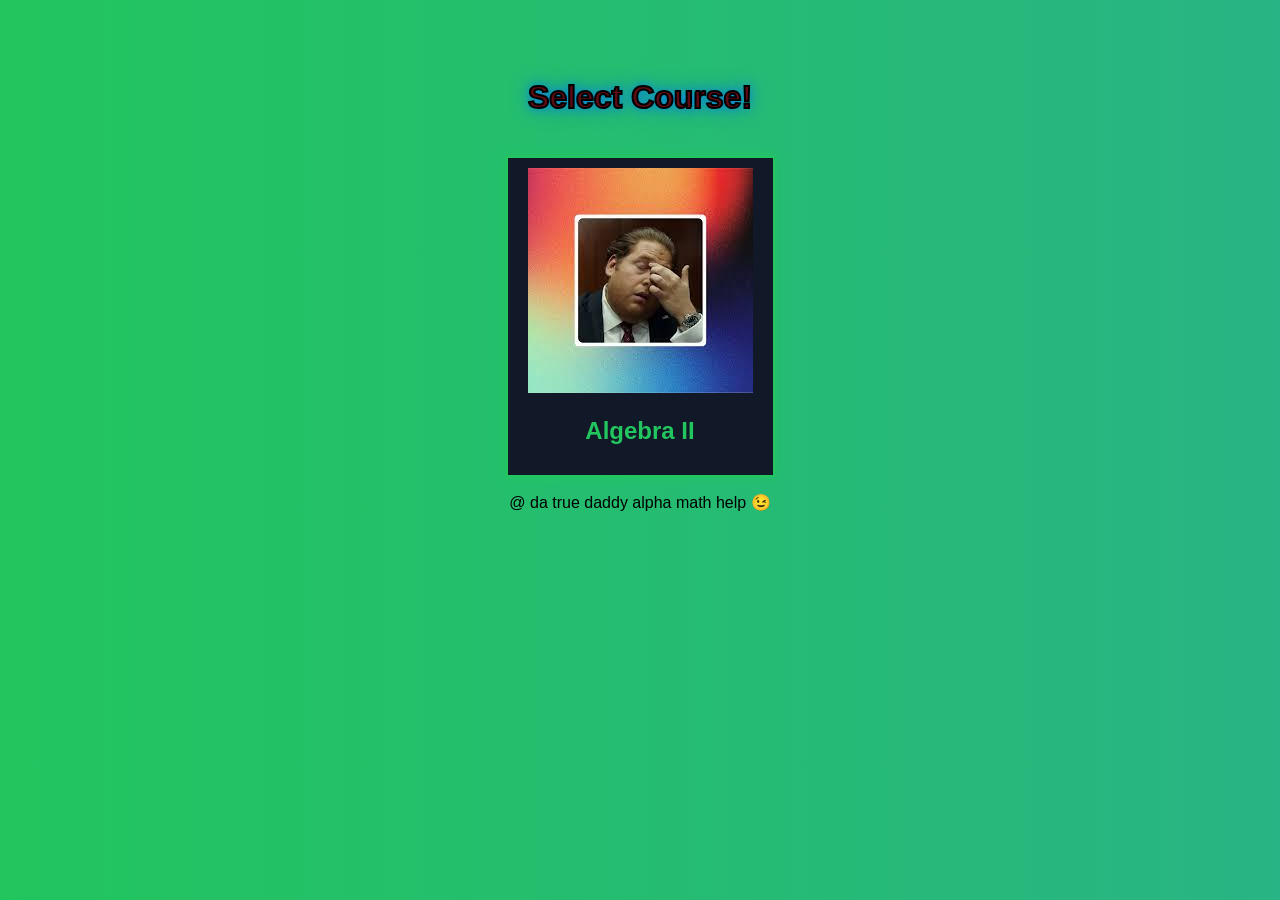
<file: index.html>
<!DOCTYPE html>

<html lang="en">

<head>
    <meta charset="UTF-8">
    <meta name="viewport" content="width=device-width, initial-scale=1.0">
    <title>Math Help</title>
    <link rel="stylesheet" href="style.css">
</head>

<body>
    <h1>Select Course!</h1>
    <br>

    <button id="clickMe">
        <img src="meme1.jpg">
        <br>
        <h2>Algebra II</h2>
    </button>

    <p>@ da true daddy alpha math help 😉</p>

    <script src="index.js"></script>
</body>

</html>
</file>
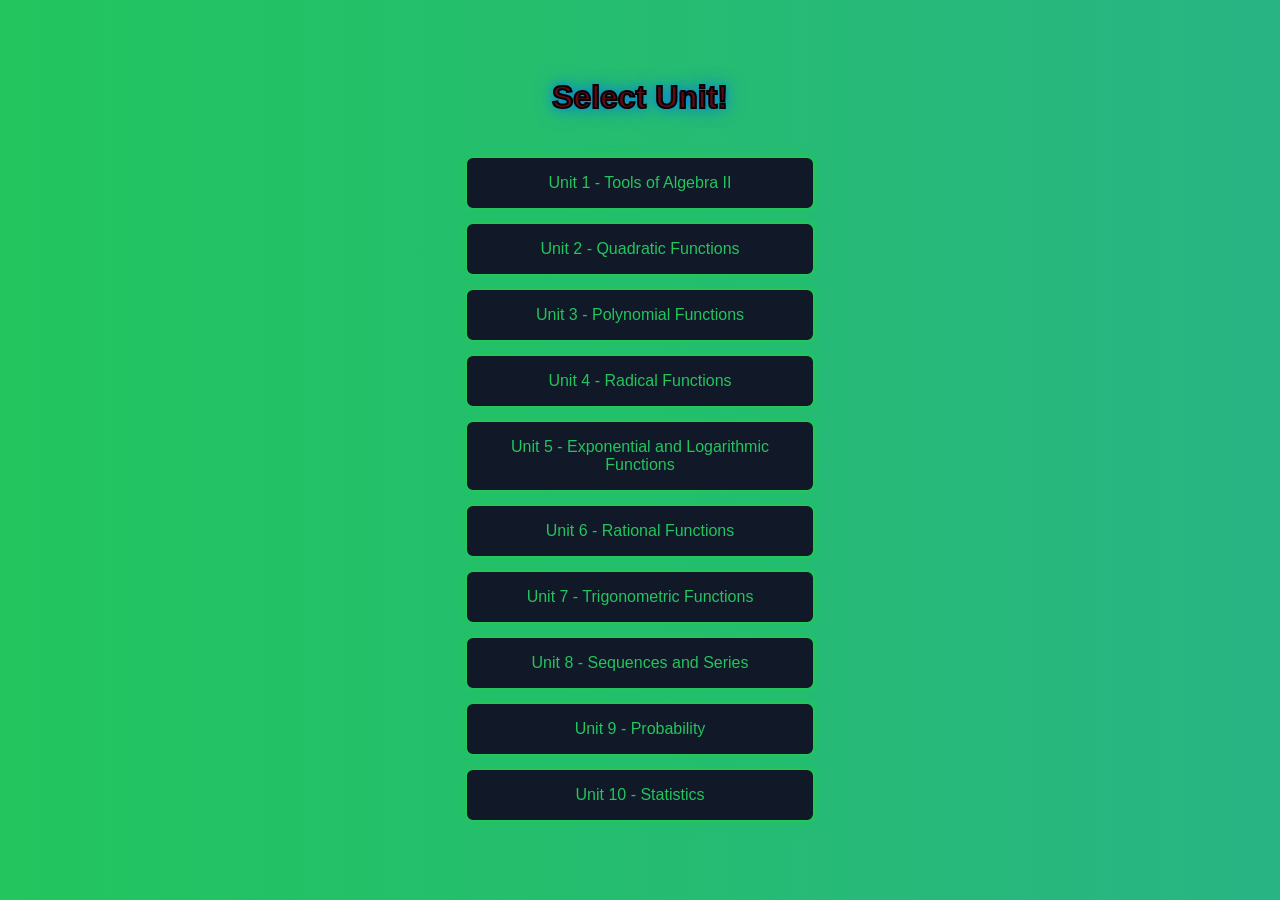
<file: algebraII.html>
<!DOCTYPE html>

<html lang="en">

<head>
    <meta charset = "UTF-8">
    <meta name = "viewport" content = "width=device-width, initial-scale=1.0">
    <title>Math Help</title>
    <link rel = "stylesheet" href = "style.css">
</head>


<body>
    <h1>Select Unit!</h1>
    <br>

    <div class="units">

        <button id ="unit1" class="unit-btn">
            Unit 1 - Tools of Algebra II
        </button>
        <script src="u1.js"></script>

        <button id ="unit2" class="unit-btn">
            Unit 2 - Quadratic Functions
        </button>
        <script src="u2.js"></script>

        <button id = "unit3" class="unit-btn">
            Unit 3 - Polynomial Functions
        </button>
        <script src="u3.js"></script>

        <button id ="unit4" class="unit-btn">
            Unit 4 - Radical Functions
        </button>
        <script src="u4.js"></script>

        <button id ="unit5" class="unit-btn">
            Unit 5 - Exponential and Logarithmic Functions
        </button>
        <script src="u5.js"></script>

        <button id ="unit6" class="unit-btn">
            Unit 6 - Rational Functions
        </button>
        <script src="u6.js"></script>

        <button id ="unit7" class="unit-btn">
            Unit 7 - Trigonometric Functions
        </button>
        <script src="u7.js"></script>

        <button id ="unit8" class="unit-btn">
            Unit 8 - Sequences and Series
        </button> 
        <script src="u8.js"></script>

        <button id ="unit9" class="unit-btn">
            Unit 9 - Probability
        </button>
        <script src="u9.js"></script>

        <button id ="unit10" class="unit-btn">
            Unit 10 - Statistics
        </button>
        <script src="u10.js"></script>
    </div>


</body>

</html>
</file>
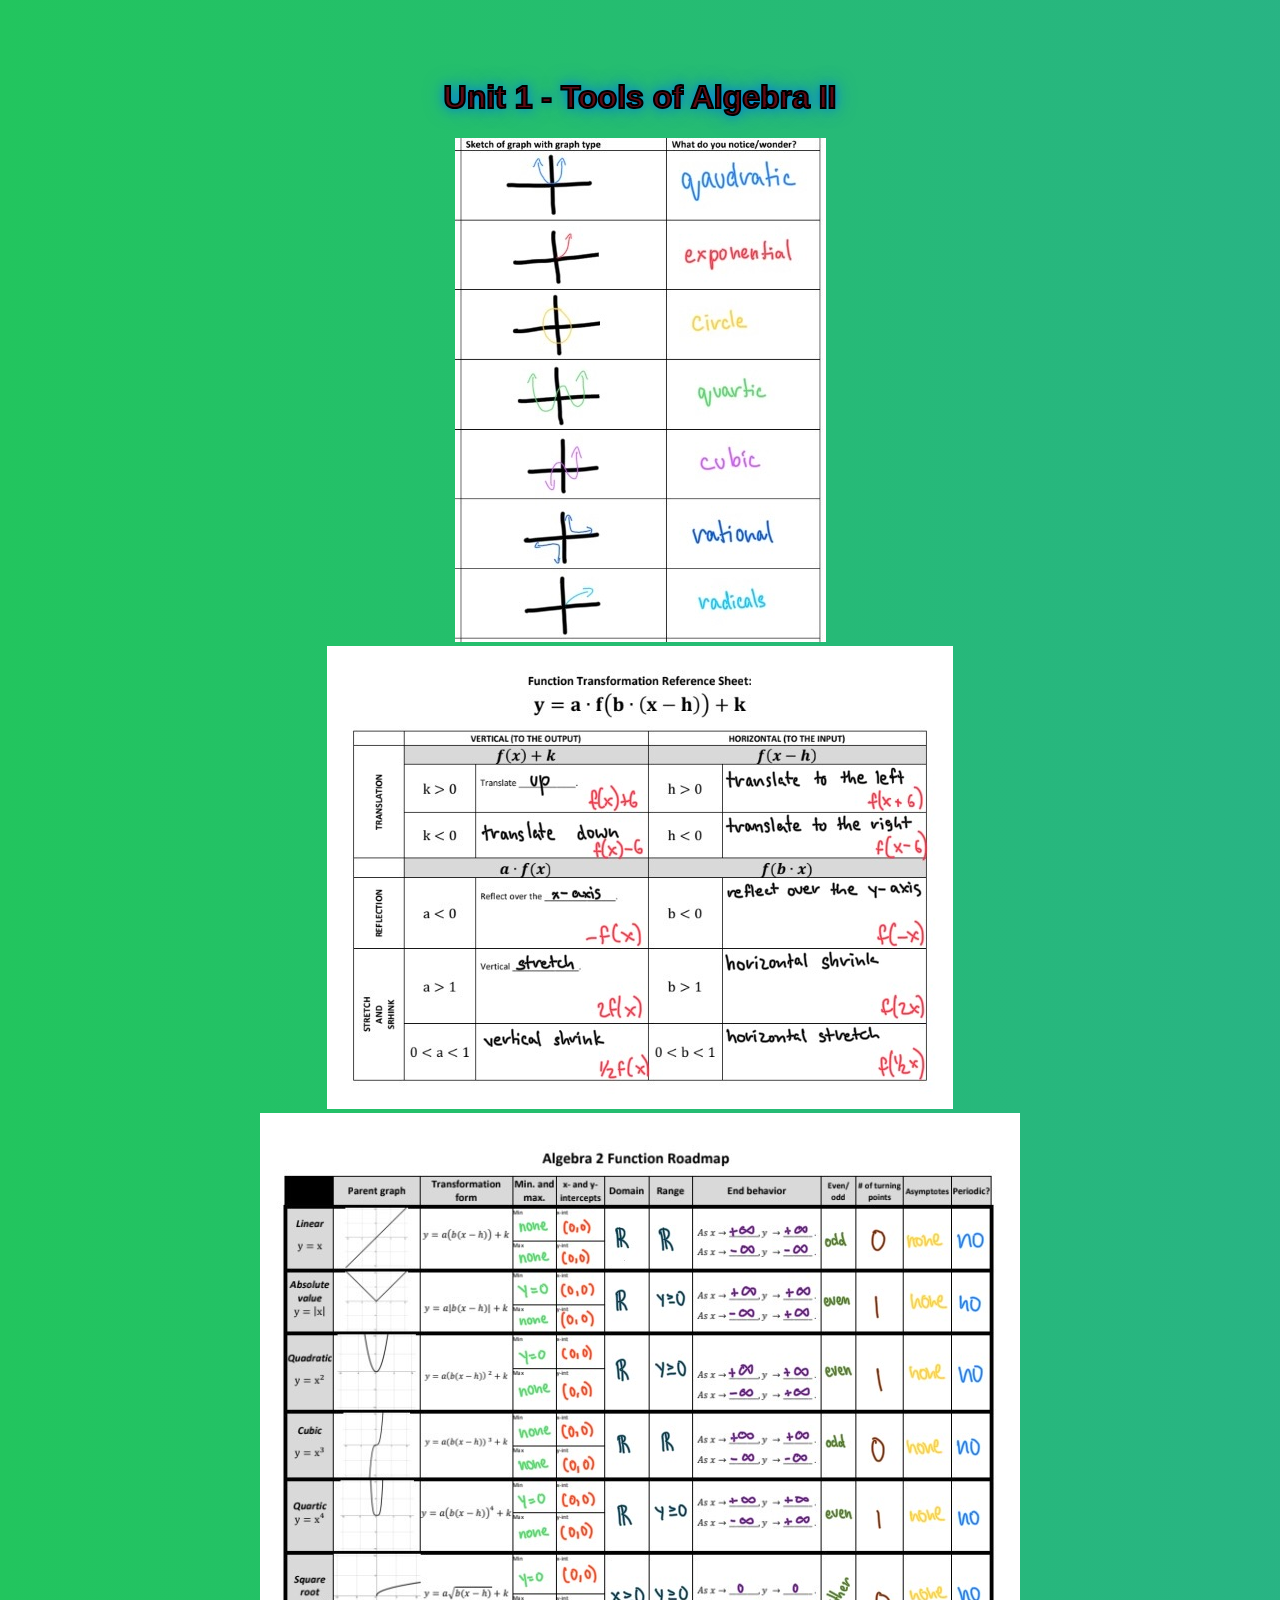
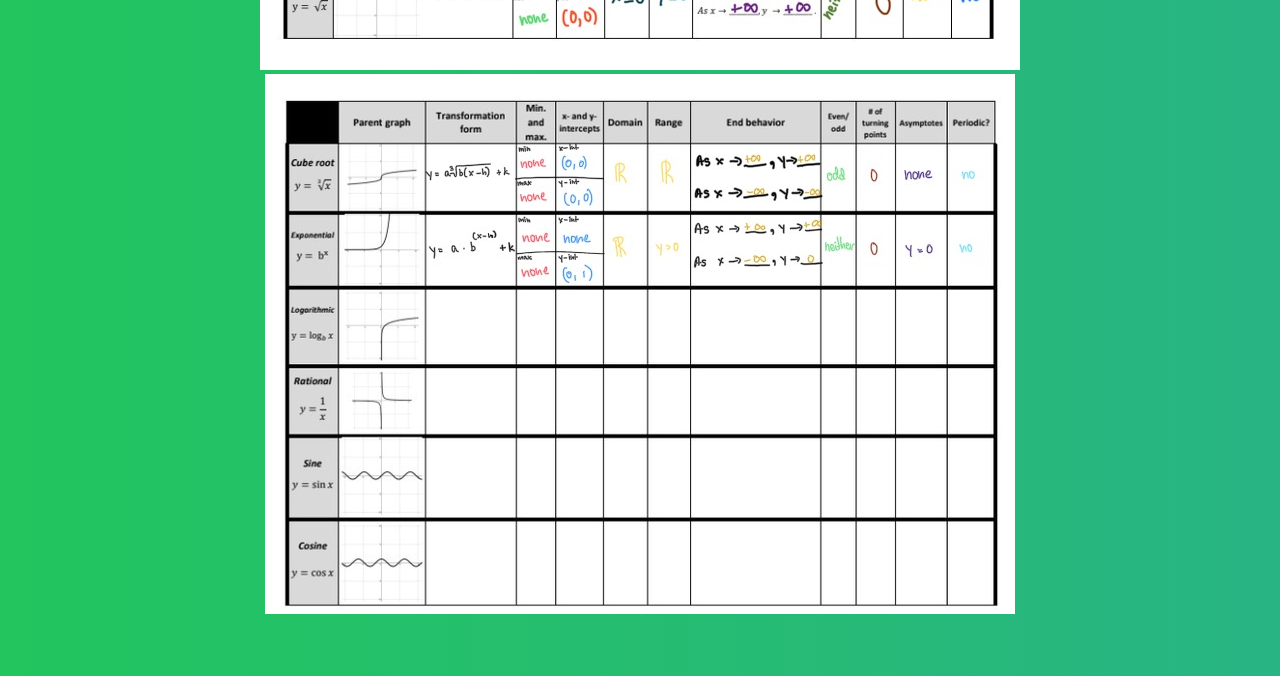
<file: u1.html>
<!DOCTYPE html>

<html lang="en">

<head>
    <meta charset="UTF-8">
    <meta name="viewport" content="width=device-width, initial-scale=1.0">
    <title>Math Help</title>
    <link rel="stylesheet" href="style.css">
</head>

<body>
    <h1>Unit 1 - Tools of Algebra II</h1>

    <img src="graphs.jpg">
    <br>
    <img src="trs.jpg">
    <br>
    <img src="blue1.jpg">
    <br>
    <img src="blue2.jpg">
</body>

</html>
</file>
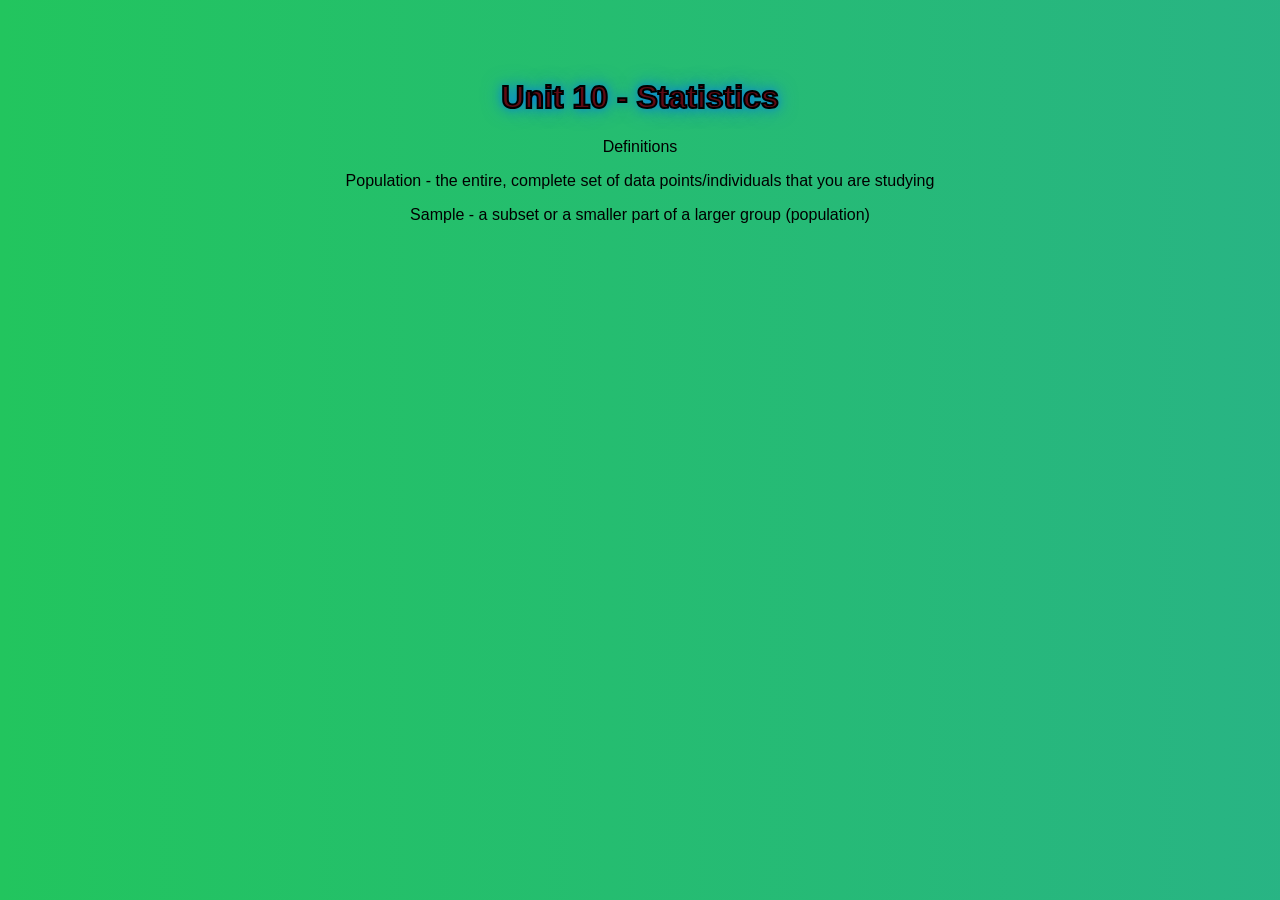
<file: u10.html>
<!DOCTYPE html>

<html lang="en">

<head>
    <meta charset="UTF-8">
    <meta name="viewport" content="width=device-width, initial-scale=1.0">
    <title>Math Help</title>
    <link rel="stylesheet" href="style.css">
</head>

<body>
    <h1>Unit 10 - Statistics</h1>
    <p>Definitions</p>
    <p>Population - the entire, complete set of data points/individuals that you are studying</p>
    <p>Sample - a subset or a smaller part of a larger group (population)</p>
</body>

</html>
</file>
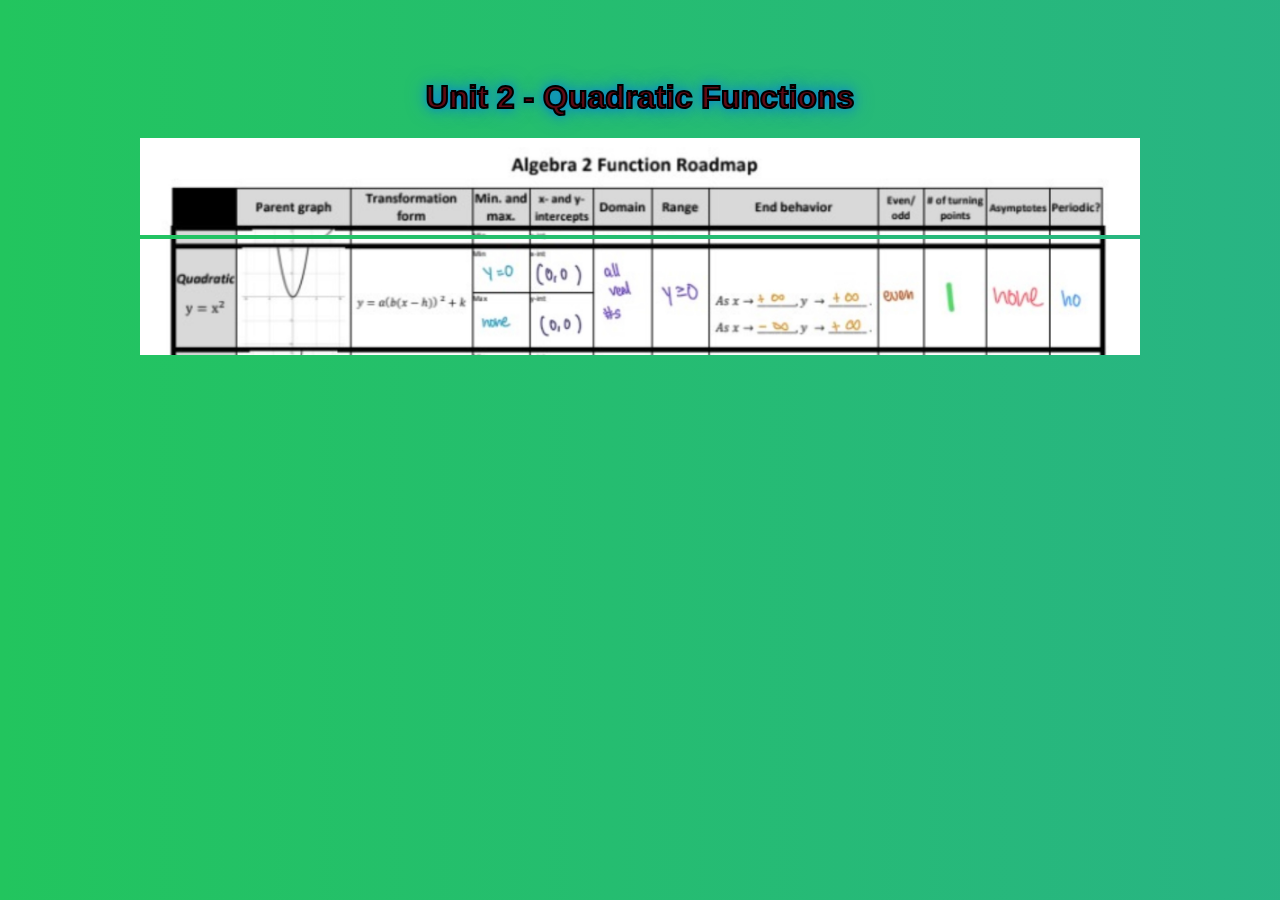
<file: u2.html>
<!DOCTYPE html>

<html lang="en">

<head>
    <meta charset="UTF-8">
    <meta name="viewport" content="width=device-width, initial-scale=1.0">
    <title>Math Help</title>
    <link rel="stylesheet" href="style.css">
</head>

<body>
    <h1>Unit 2 - Quadratic Functions</h1>
    
    <img src="header.jpg" class="uall">
    <br>
    <img src="quadratic.jpg" class="uall">
</body>

</html>
</file>
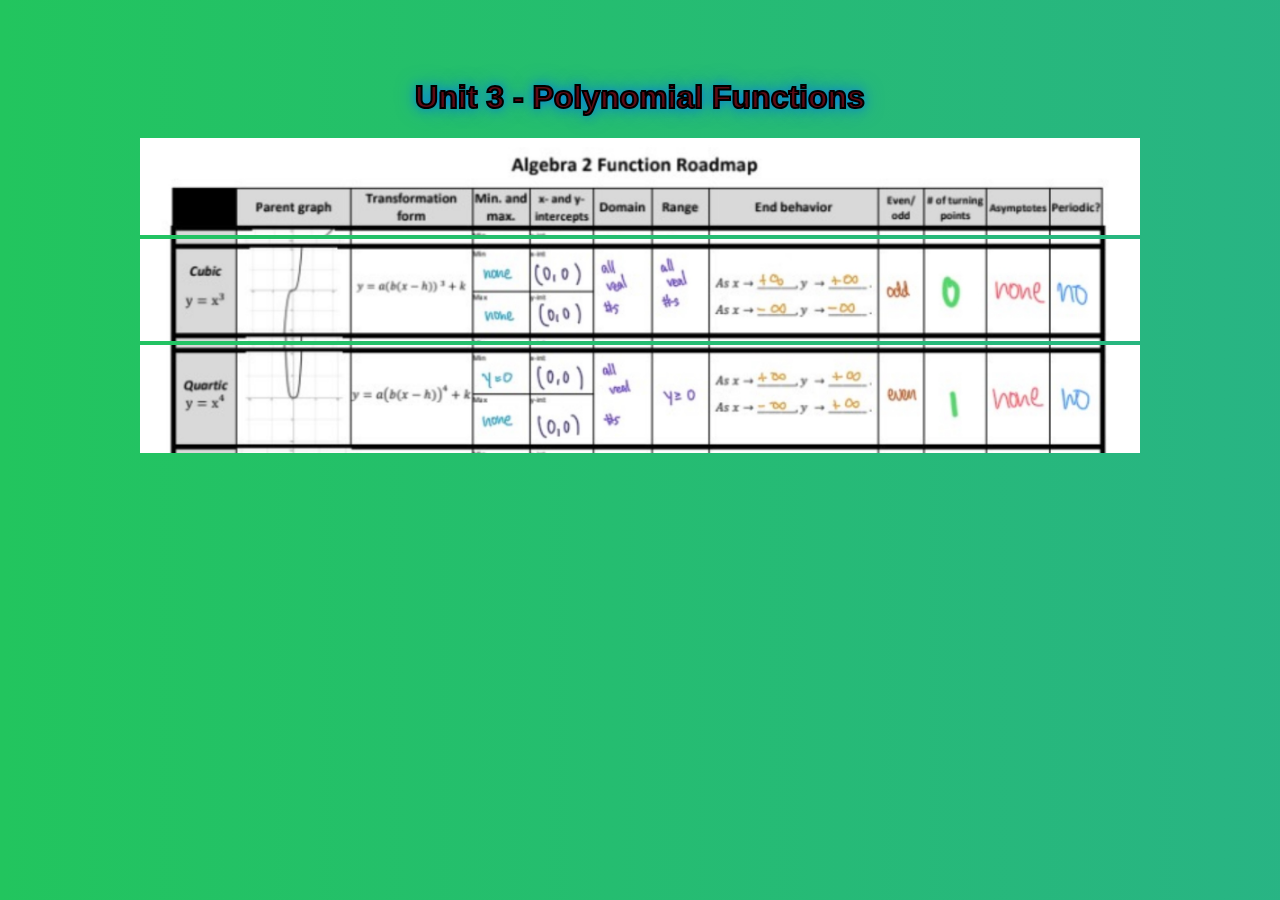
<file: u3.html>
<!DOCTYPE html>

<html lang="en">

<head>
    <meta charset="UTF-8">
    <meta name="viewport" content="width=device-width, initial-scale=1.0">
    <title>Math Help</title>
    <link rel="stylesheet" href="style.css">
</head>

<body>
    <h1>Unit 3 - Polynomial Functions</h1>

    <img src="header.jpg" class="uall">
    <br>
    <img src="cubic.jpg" class="uall">
    <br>
    <img src="quartic.jpg" class="uall"> 
</body>

</html>
</file>
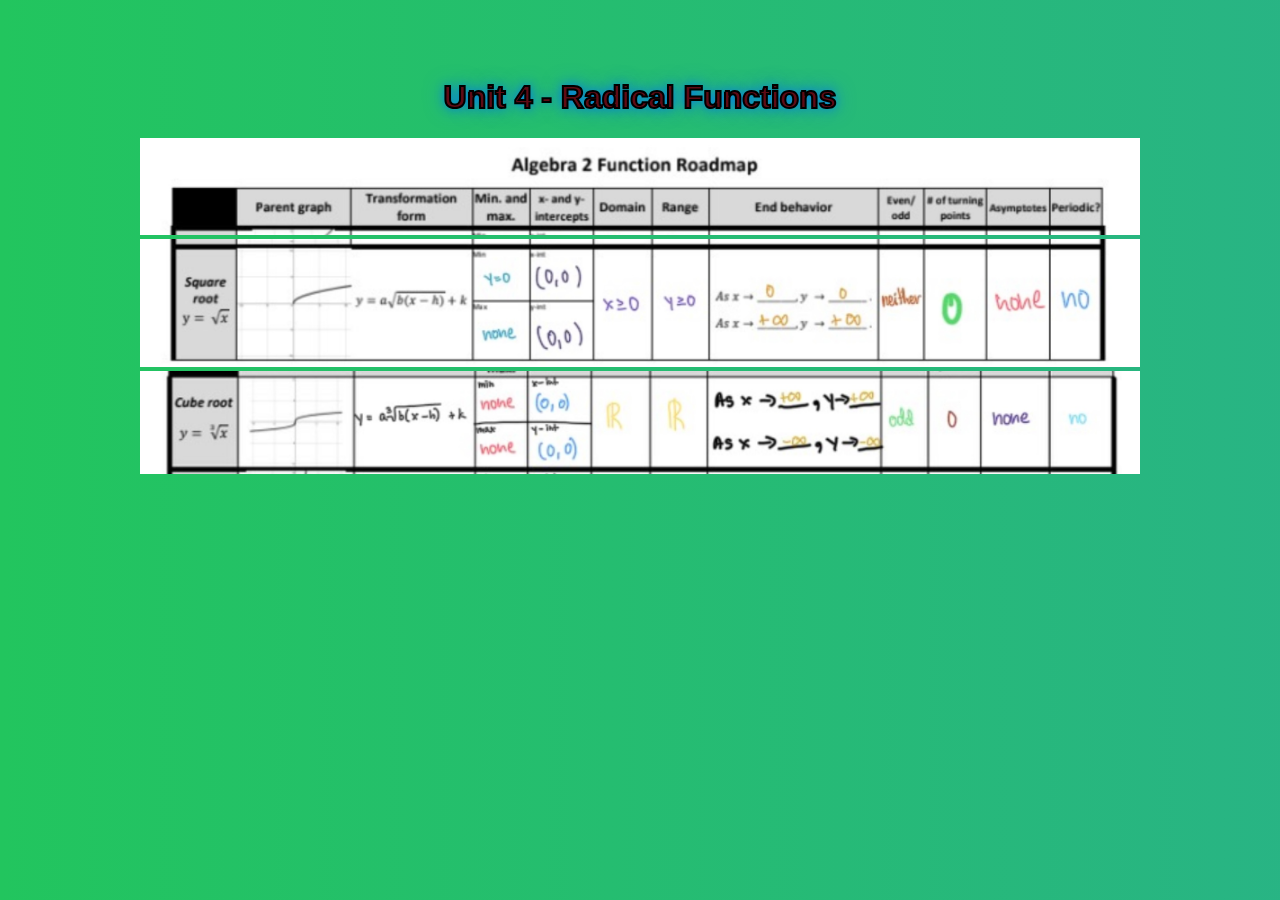
<file: u4.html>
<!DOCTYPE html>

<html lang="en">

<head>
    <meta charset="UTF-8">
    <meta name="viewport" content="width=device-width, initial-scale=1.0">
    <title>Math Help</title>
    <link rel="stylesheet" href="style.css"> 
</head>

<body>
    <h1>Unit 4 - Radical Functions</h1>

    <img src="header.jpg" class="uall">
    <br>
    <img src="squareroot.jpg" class="uall">
    <br>
    <img src="cubicroot.jpg" class="uall">
</body>

</html>
</file>
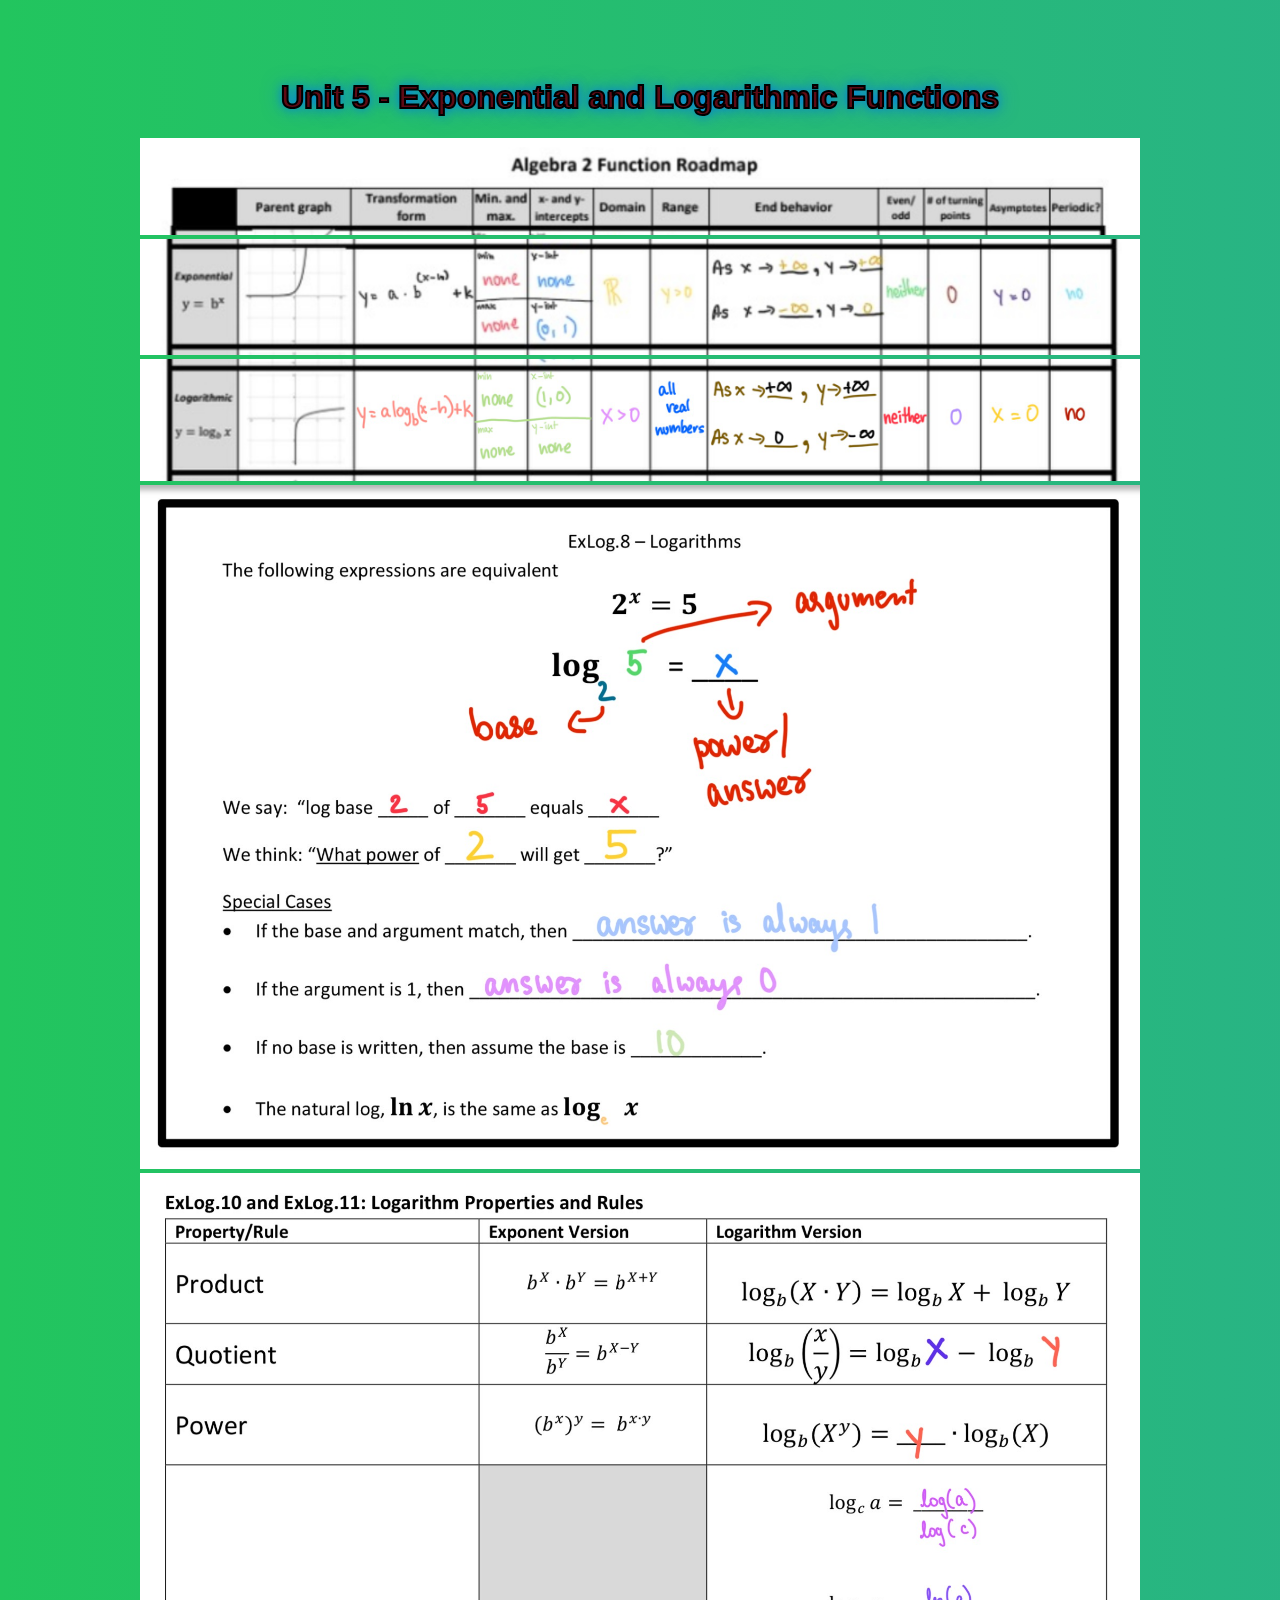
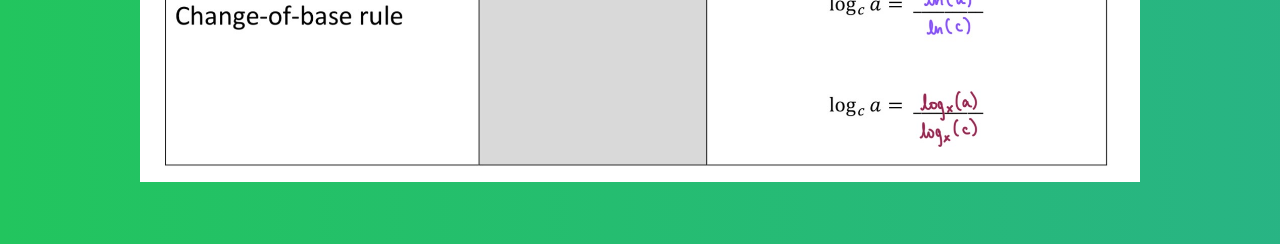
<file: u5.html>
<!DOCTYPE html>

<html lang="en">

<head>
    <meta chatset="UTF-8">
    <meta name="viewport" content="width=device-width, initial-scale=1.0">
    <title>Math Help</title>
    <link rel="stylesheet" href="style.css">
</head>

<body>
    <h1>Unit 5 - Exponential and Logarithmic Functions</h1>

    <img src="header.jpg" class="uall">
    <br>
    <img src="exponential.jpg" class="uall">
    <br>
    <img src="log.jpg" class="uall">
    <br>
    <img src="log2.jpg" class="uall">
    <br>
    <img src="log3.jpg" class="uall">
</body>

</html>
</file>
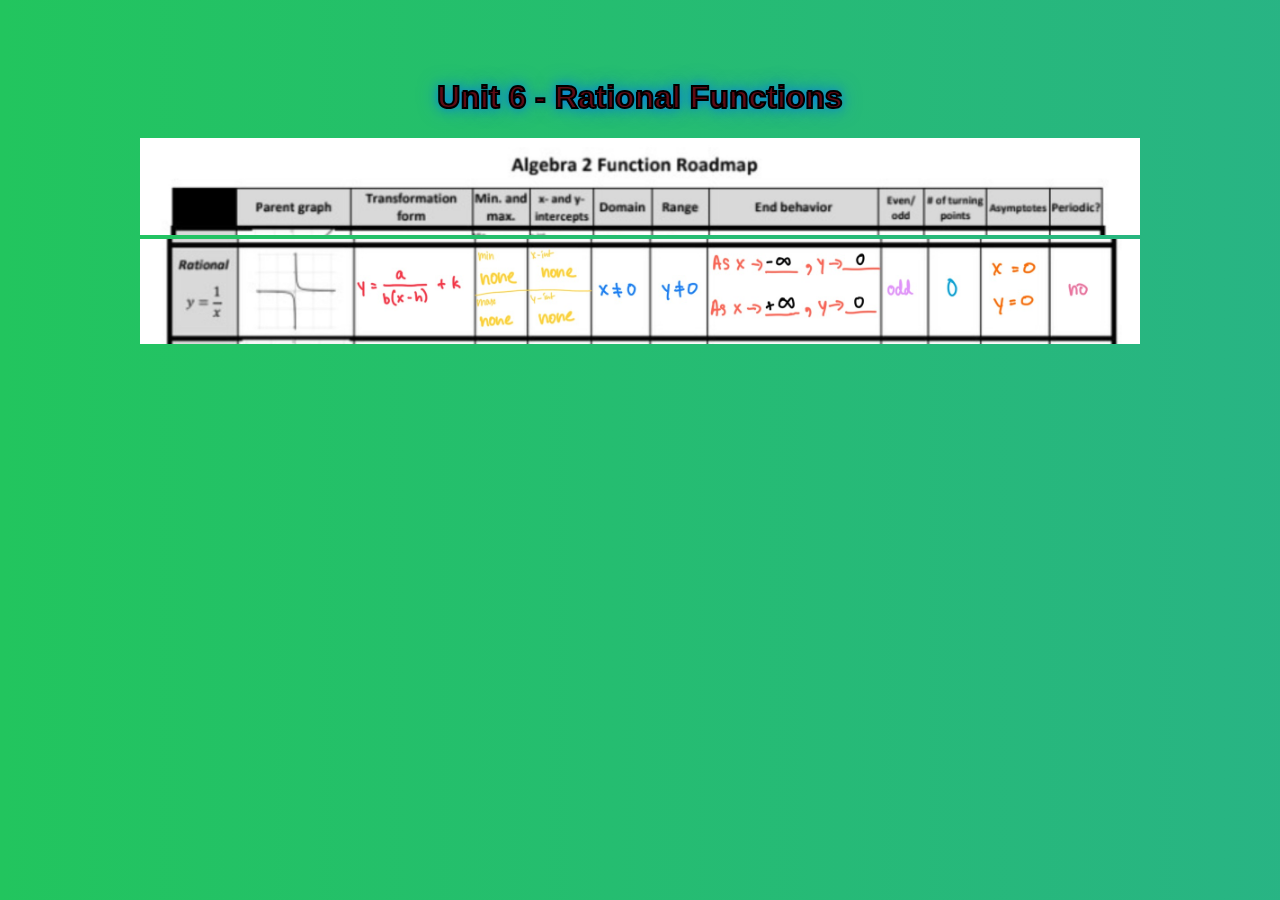
<file: u6.html>
<!DOCTYPE html>

<html lang="en">

<head>
    <meta chatset="UTF-8">
    <meta name="viewport" content="width=device-width, initial-scale=1.0">
    <title>Math Help</title>
    <link rel="stylesheet" href="style.css">
</head>

<body>
    <h1>Unit 6 - Rational Functions</h1>

    <img src="header.jpg" class="uall">
    <br>
    <img src="rat.jpg" class="uall">
</body>

</html>
</file>
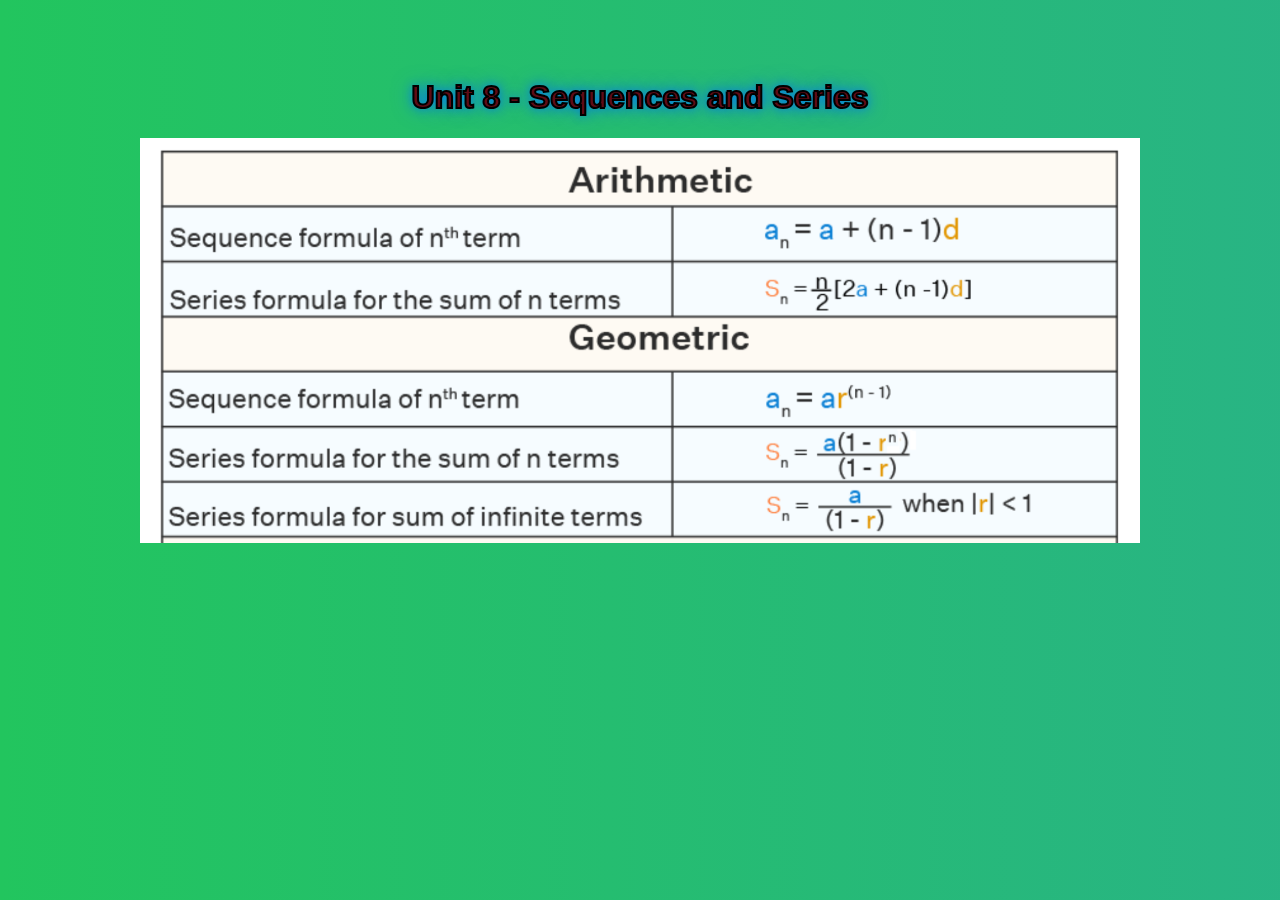
<file: u8.html>
<!DOCTYPE html>

<html lang="en">

<head>
    <meta charset="UTF-8">
    <meta name="viewport" content="width=device-width, initial-scale=1.0">
    <title>Math Help</title>
    <link rel="stylesheet" href="style.css">
</head>

<body>
    <h1>Unit 8 - Sequences and Series</h1>
    <img src="ss.png" class="uall">
</body>

</html>
</file>
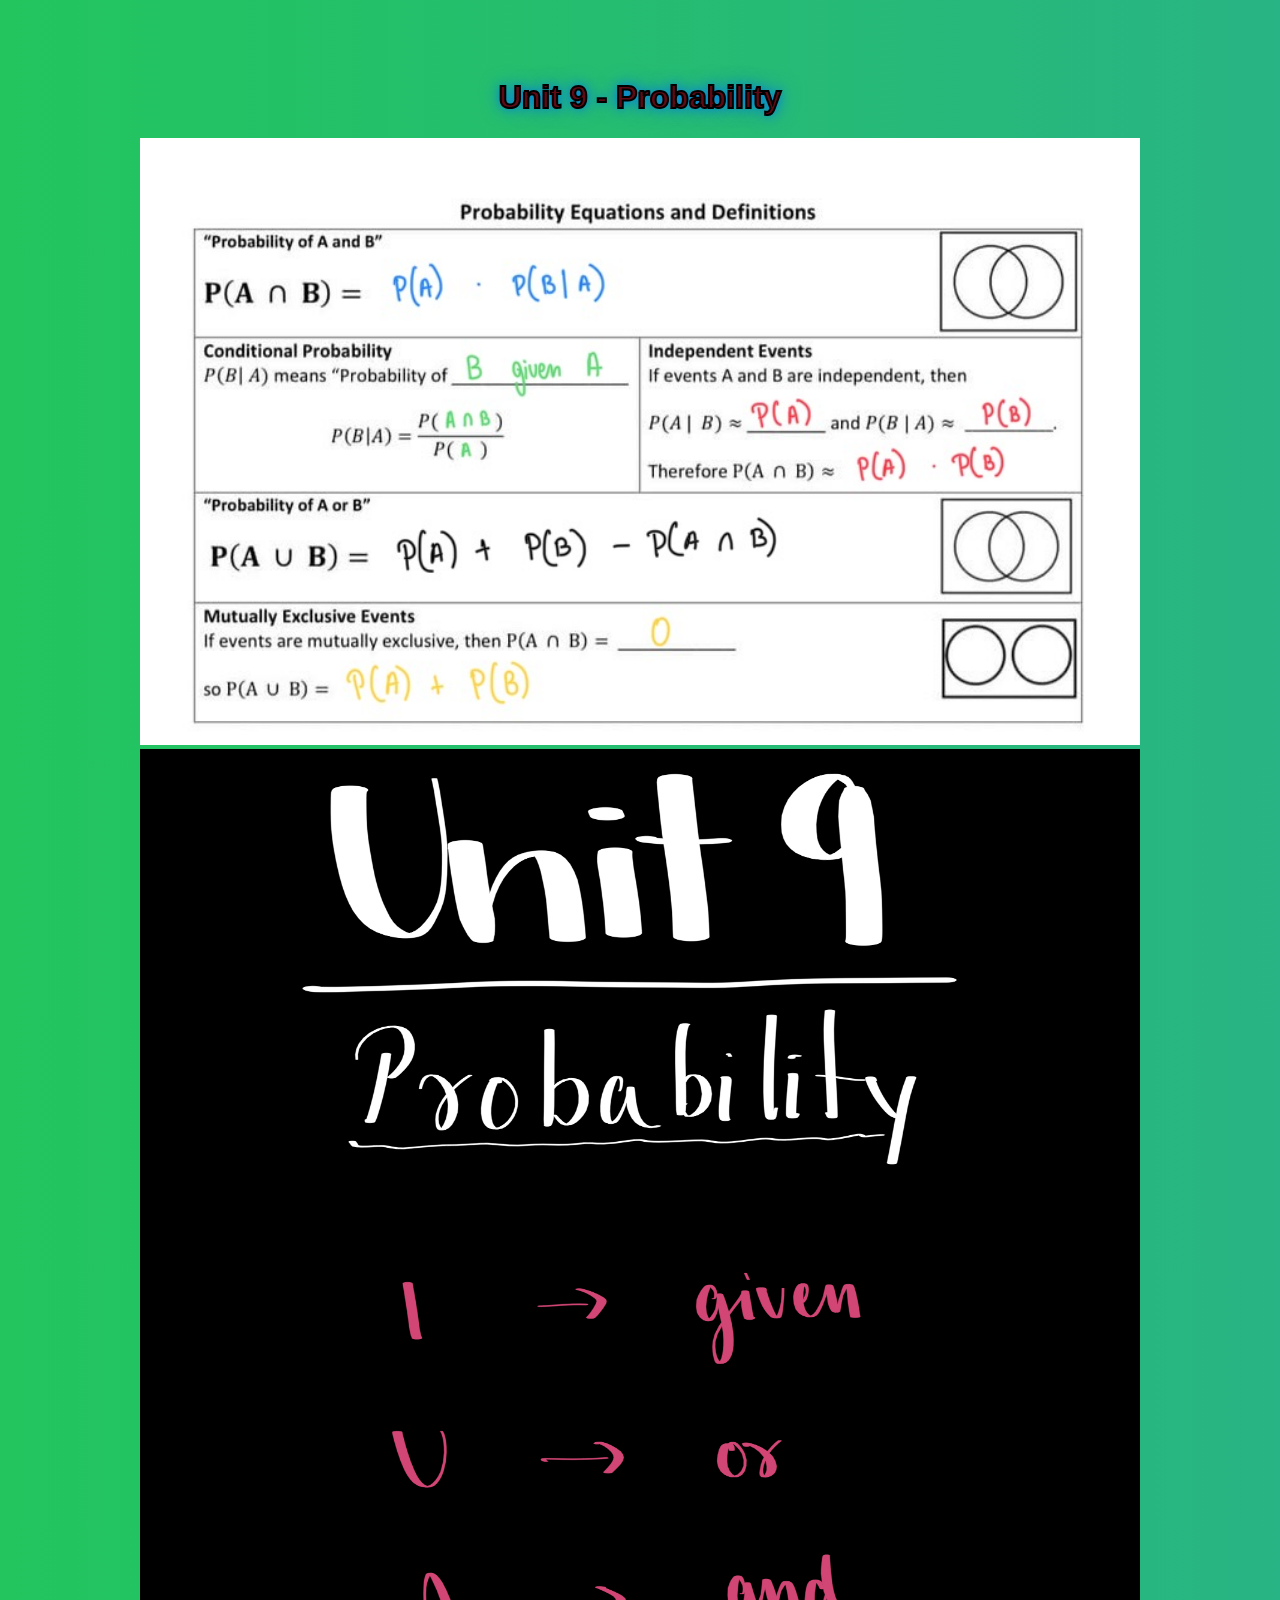
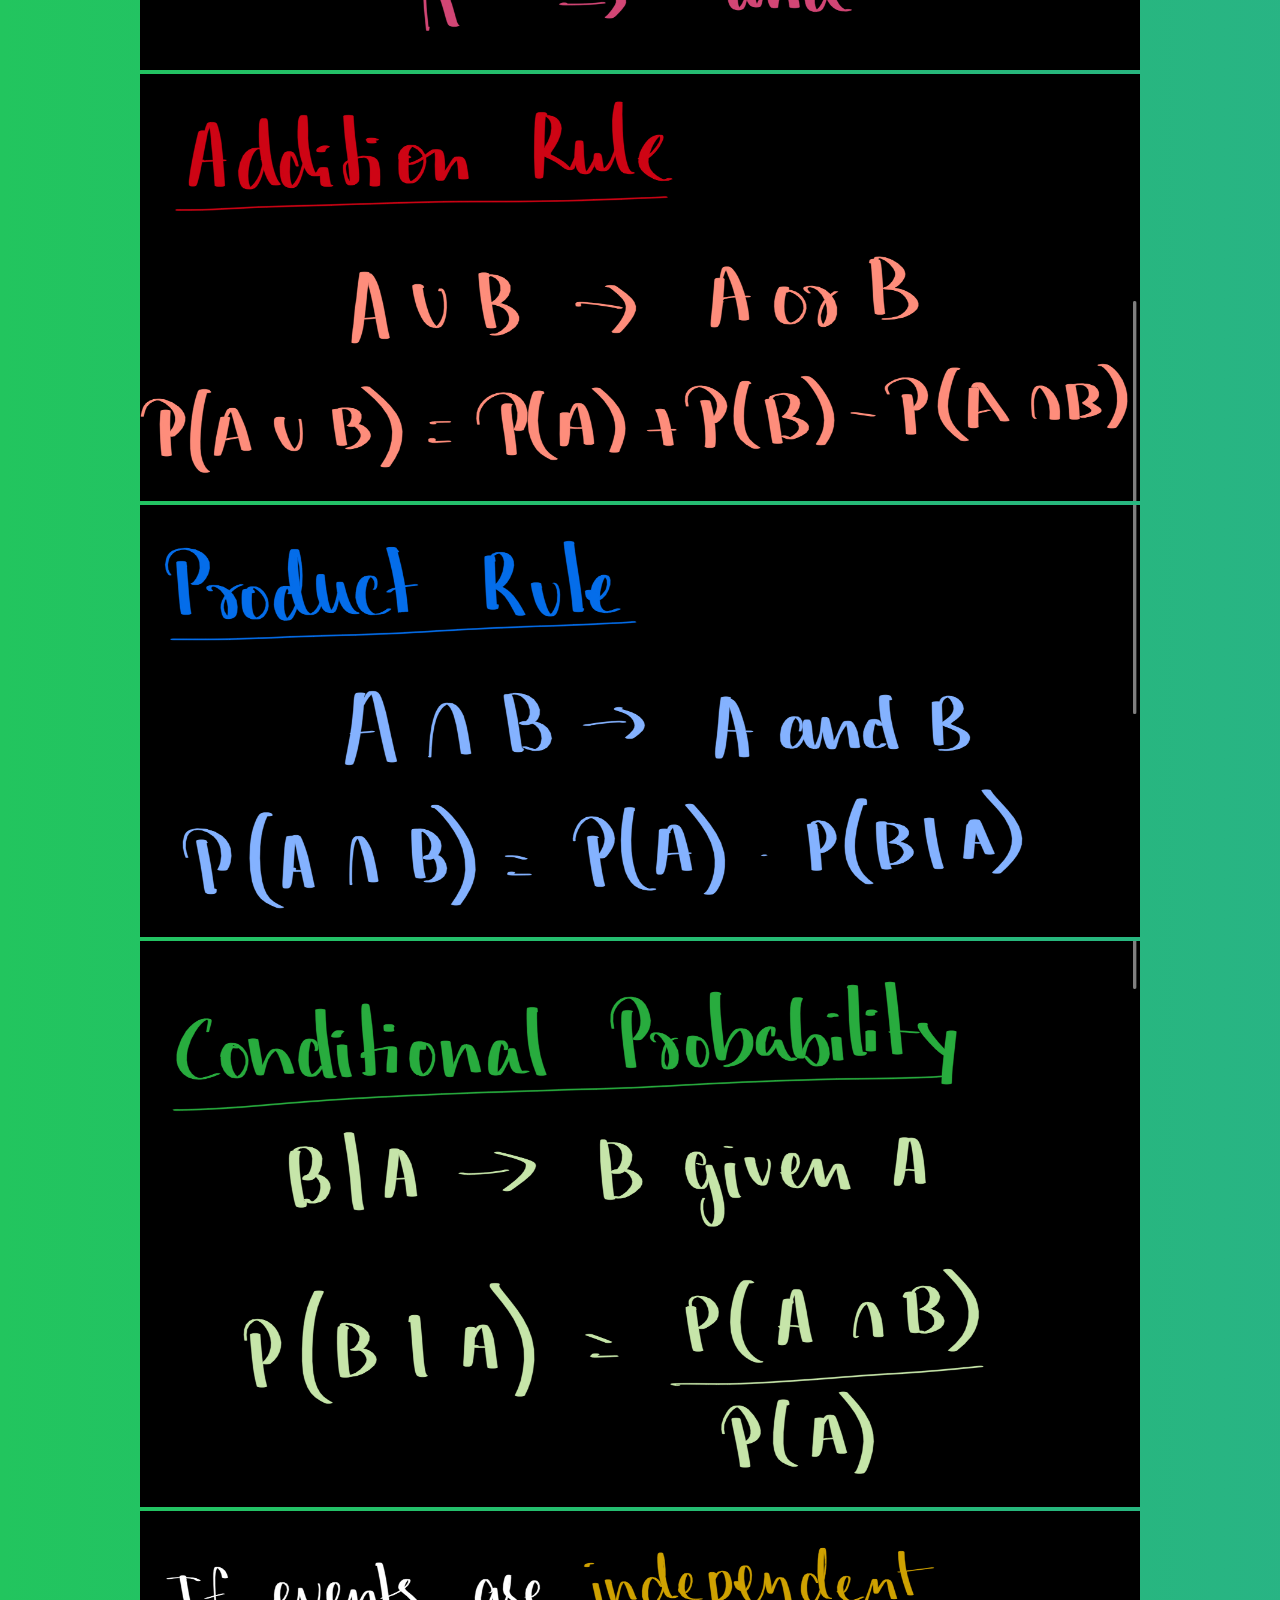
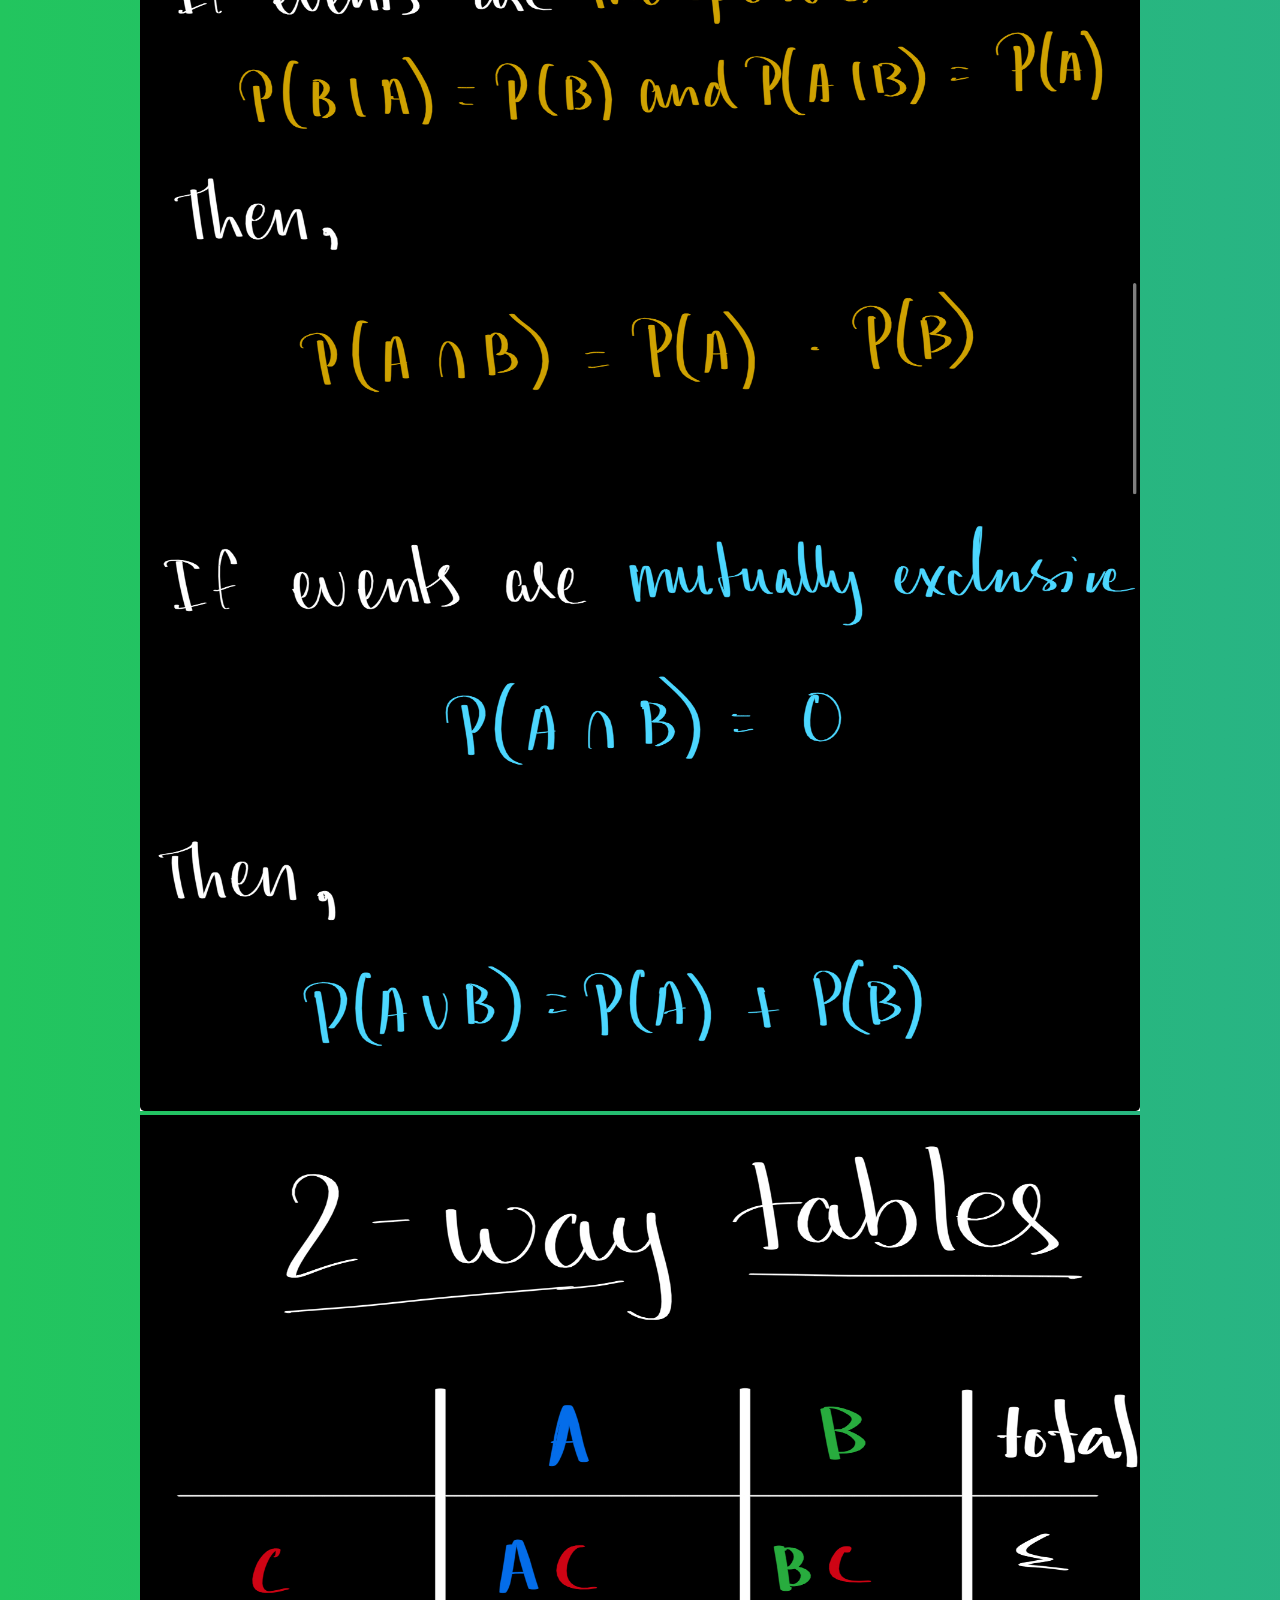
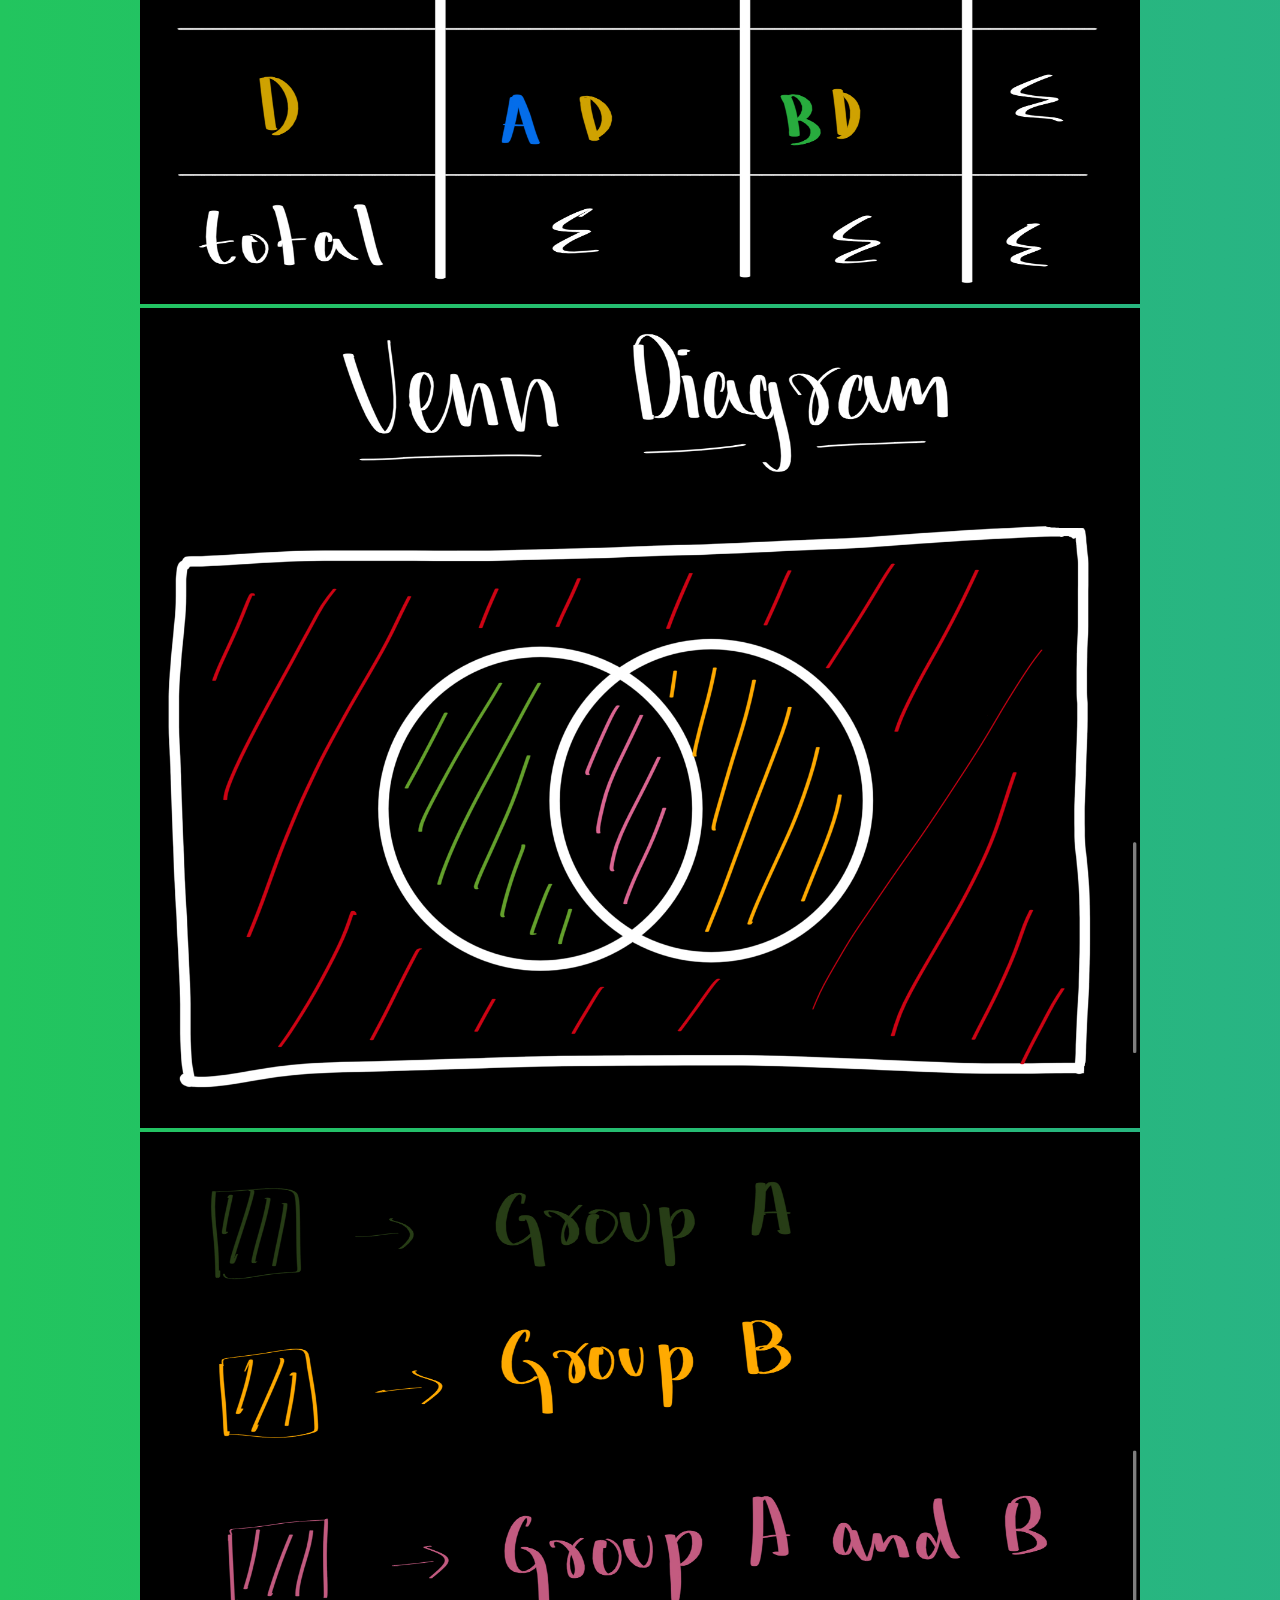
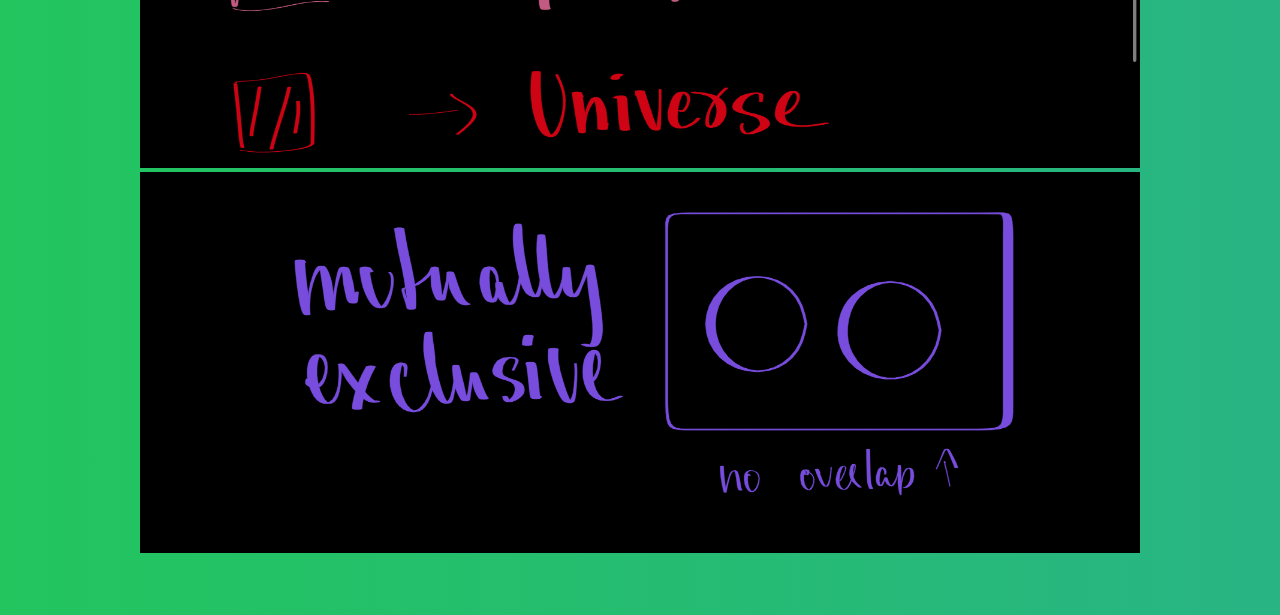
<file: u9.html>
<!DOCTYPE html>

<html lang="en">

<head>
    <meta charset="UTF-8">
    <meta name="viewport" content="width=device-width, initial-scale=1.0">
    <title>Math Help</title>
    <link rel="stylesheet" href="style.css">
</head>

<body>
    <h1>Unit 9 - Probability</h1>
    <img src="prob.jpg" class="uall">
    <img src="prob2.jpg" class="uall">
    <img src="prob3.jpg" class="uall">
    <img src="prob4.jpg" class="uall">
    <img src="prob5.jpg" class="uall">
    <img src="prob6.jpg" class="uall">
    <img src="prob7.jpg" class="uall">
    <img src="prob8.jpg" class="uall">
    <img src="prob9.jpg" class="uall">
    <img src="prob10.jpg" class="uall">
</body>

</html>
</file>
<file: style.css>
body {
    font-family: Arial, sans-serif;
    text-align: center;
    padding: 50px;
    background-color: #90323D;
}

button {
  padding: 10px 20px;
  font-size: 16px;
  cursor: pointer;
}

.units {
  display: flex;
  flex-direction: column;
  align-items: center;
  gap: 12px;
}

.unit-btn {
  width: 350px;
  padding: 16px 20px;
  font-size: 16px;
  border-radius: 8px;
}

.uall {
  width: 1000px;
  height: auto;
}

/* img {
  width: 400px;
  height: auto; /* keeps original proportions 
} */


/* 
h1 {
    color: #5E0B15;
    -webkit-text-stroke: 2px black;
    text-shadow: 0 0 10px #0075F2, 0 0 20px #0075F2; 
*/

h1 {
  animation: float 3s ease-in-out infinite;
  color: #5E0B15;
  -webkit-text-stroke: 2px black;
  text-shadow: 0 0 10px #0075F2, 0 0 20px #0075F2; 
}

@keyframes float {
  0% { transform: translateY(0); }
  50% { transform: translateY(-10px); }
  100% { transform: translateY(0); }
}

button {
  transition: transform 0.3s ease, background-color 0.3s;
  background: #111827;
  color: #22c55e;
  border: 2px solid #22c55e;
  box-shadow: 0 0 10px #22c55e;
  cursor: pointer;
}

button:hover {
  transform: scale(1.1);
  background-color: #16001E;
}

body {
  background: linear-gradient(270deg, #3b82f6, #22c55e);
  background-size: 400% 400%;
  animation: gradient 8s ease infinite;
}

@keyframes gradient {
  0% { background-position: 0% 50%; }
  50% { background-position: 100% 50%; }
  100% { background-position: 0% 50%; }
}

@media (max-width: 600px) {
    .course-card {
      width:95%;
    }
}

html {
  scroll-behavior: smooth;
}
</file>
